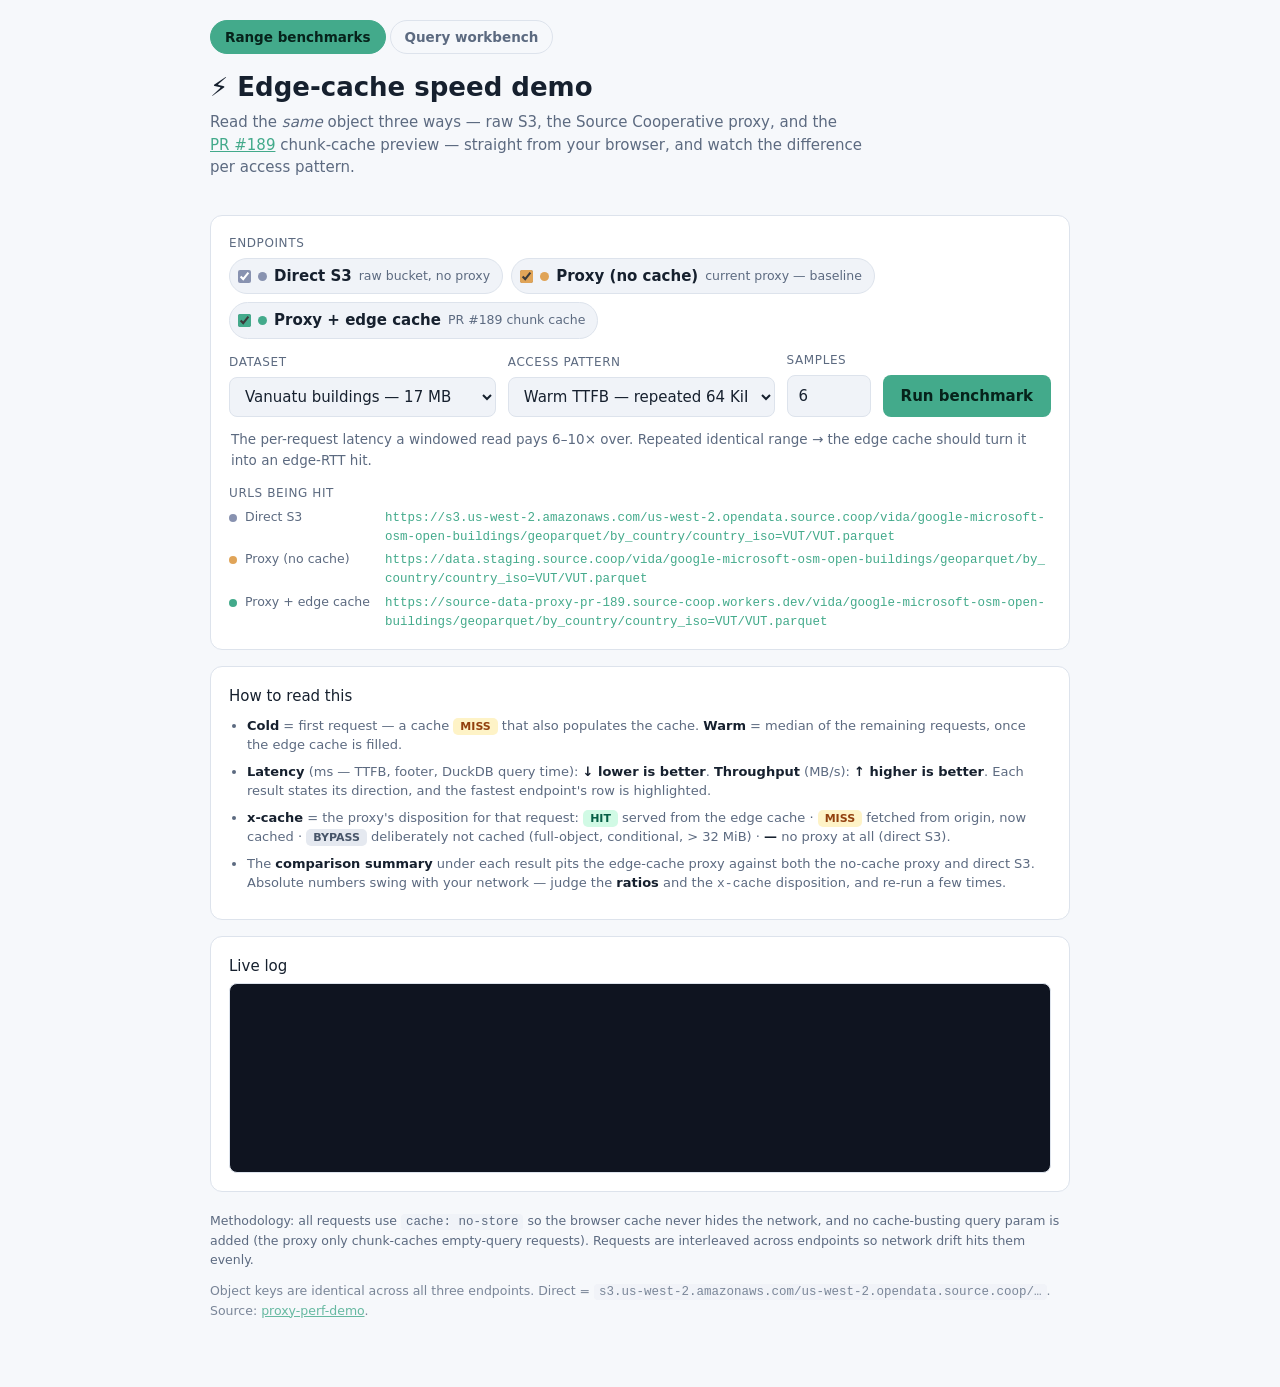
<file: index.html>
<!doctype html>
<html lang="en">
  <head>
    <meta charset="utf-8" />
    <meta name="viewport" content="width=device-width, initial-scale=1" />
    <title>Source Cooperative · edge-cache speed demo</title>
    <meta
      name="description"
      content="In-browser A/B of dataset read speed across direct S3, the Source Cooperative proxy, and the PR-189 chunk-cache preview."
    />
    <link rel="icon" href="data:image/svg+xml,<svg xmlns='http://www.w3.org/2000/svg' viewBox='0 0 16 16'><text y='14' font-size='14'>⚡</text></svg>" />
    <link rel="stylesheet" href="./style.css" />
  </head>
  <body>
    <header>
      <nav class="nav">
        <a href="./index.html" class="active">Range benchmarks</a>
        <a href="./workflow.html">Query workbench</a>
      </nav>
      <h1>⚡ Edge-cache speed demo</h1>
      <p class="sub">
        Read the <em>same</em> object three ways — raw S3, the Source Cooperative proxy, and the
        <a href="https://github.com/source-cooperative/data.source.coop/pull/189">PR&nbsp;#189</a>
        chunk-cache preview — straight from your browser, and watch the difference per access pattern.
      </p>
    </header>

    <main>
      <section class="panel">
        <div class="field">
          <label>Endpoints</label>
          <div id="endpoints" class="chips"></div>
        </div>

        <div class="grid">
          <div class="field">
            <label for="dataset">Dataset</label>
            <select id="dataset"></select>
          </div>
          <div class="field">
            <label for="scenario">Access pattern</label>
            <select id="scenario"></select>
          </div>
          <div class="field narrow">
            <label for="samples">Samples</label>
            <input id="samples" type="number" min="2" max="20" value="6" />
          </div>
          <div class="field narrow">
            <label>&nbsp;</label>
            <button id="run">Run benchmark</button>
          </div>
        </div>
        <p id="blurb" class="blurb"></p>
        <div class="field urls-field">
          <label>URLs being hit</label>
          <div id="urls" class="urls"></div>
        </div>
      </section>

      <section class="panel guide">
        <label>How to read this</label>
        <ul class="guide-list">
          <li>
            <b>Cold</b> = first request — a cache <span class="tag miss">MISS</span> that also
            populates the cache. <b>Warm</b> = median of the remaining requests, once the edge cache
            is filled.
          </li>
          <li>
            <b>Latency</b> (ms — TTFB, footer, DuckDB query time): <b>↓ lower is better</b>.
            <b>Throughput</b> (MB/s): <b>↑ higher is better</b>. Each result states its direction, and
            the fastest endpoint's row is highlighted.
          </li>
          <li>
            <b>x-cache</b> = the proxy's disposition for that request:
            <span class="tag hit">HIT</span> served from the edge cache ·
            <span class="tag miss">MISS</span> fetched from origin, now cached ·
            <span class="tag bypass">BYPASS</span> deliberately not cached (full-object,
            conditional, &gt; 32&nbsp;MiB) · <b>—</b> no proxy at all (direct S3).
          </li>
          <li>
            The <b>comparison summary</b> under each result pits the edge-cache proxy against both the
            no-cache proxy and direct S3. Absolute numbers swing with your network — judge the
            <b>ratios</b> and the <code>x-cache</code> disposition, and re-run a few times.
          </li>
        </ul>
      </section>

      <section id="results"></section>

      <section class="panel">
        <label>Live log</label>
        <div id="log" class="log"></div>
      </section>

      <footer>
        <p>
          Methodology: all requests use <code>cache: no-store</code> so the browser cache never hides
          the network, and no cache-busting query param is added (the proxy only chunk-caches
          empty-query requests). Requests are interleaved across endpoints so network drift hits them
          evenly.
        </p>
        <p class="thin">
          Object keys are identical across all three endpoints. Direct =
          <code>s3.us-west-2.amazonaws.com/us-west-2.opendata.source.coop/…</code>. Source:
          <a href="https://github.com/source-cooperative/proxy-perf-demo">proxy-perf-demo</a>.
        </p>
      </footer>
    </main>

    <script type="module" src="./src/app.js"></script>
  </body>
</html>
</file>
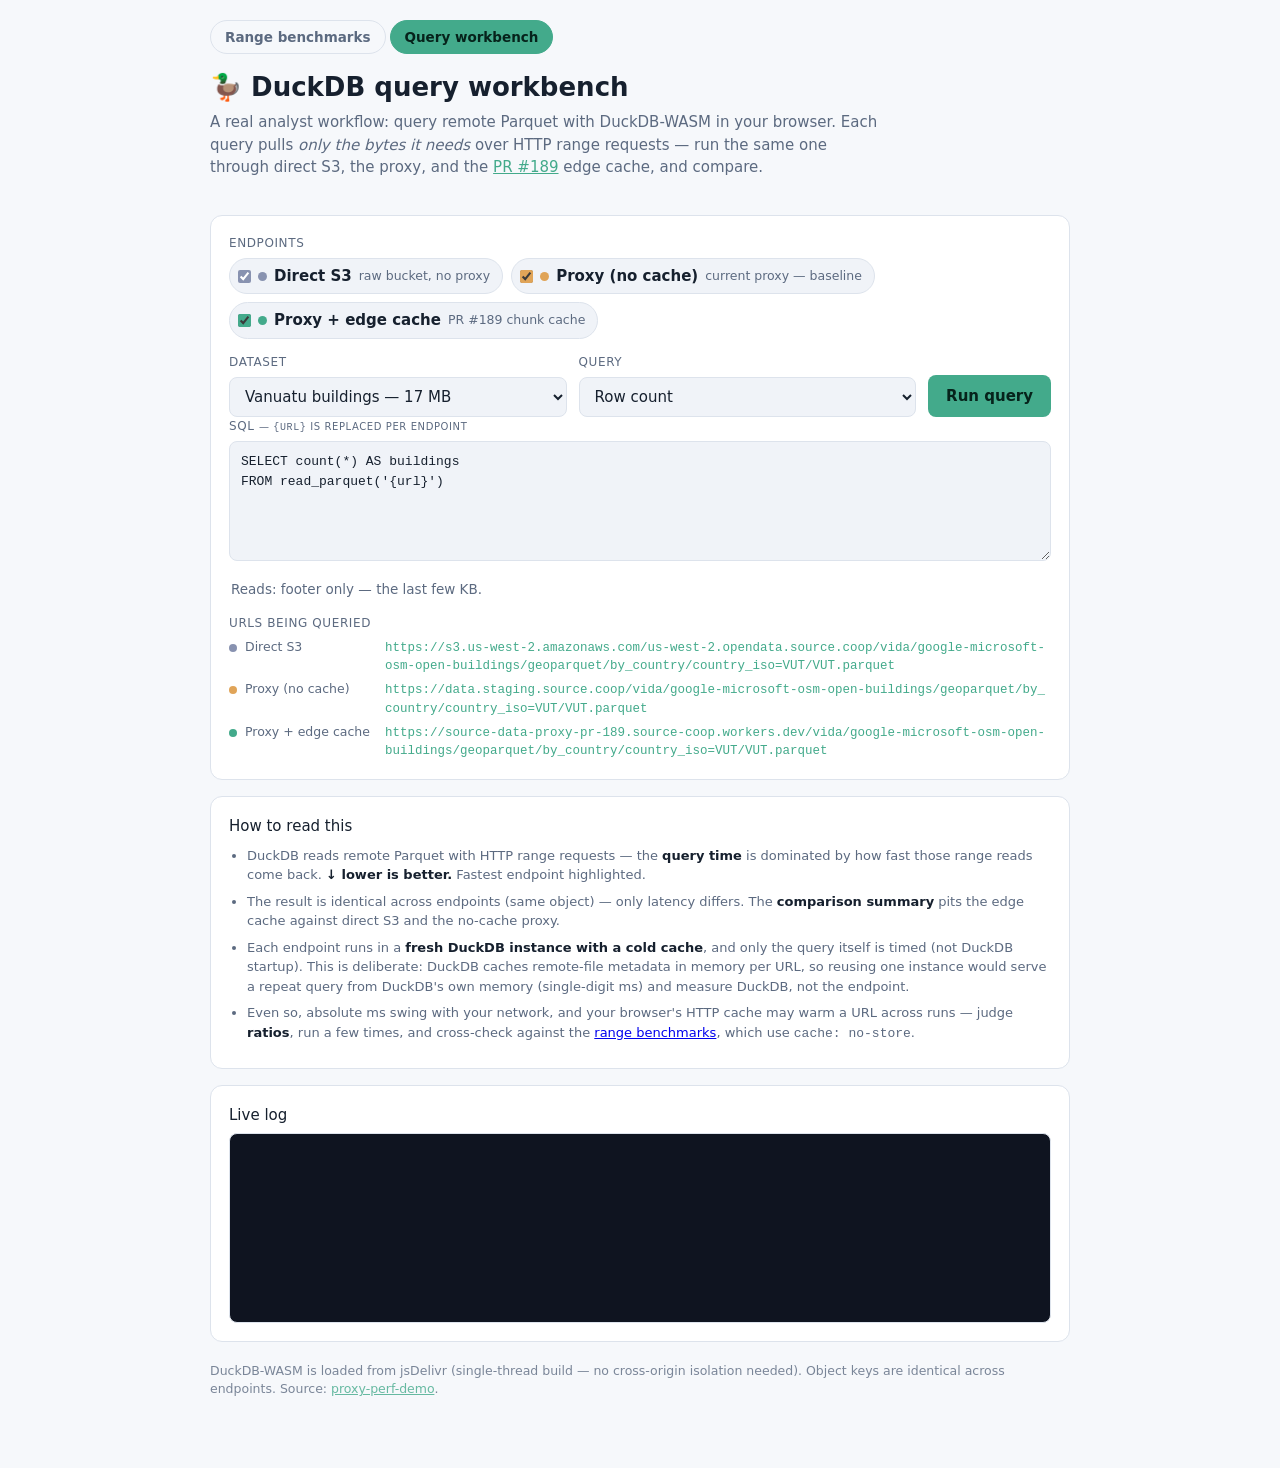
<file: workflow.html>
<!doctype html>
<html lang="en">
  <head>
    <meta charset="utf-8" />
    <meta name="viewport" content="width=device-width, initial-scale=1" />
    <title>Source Cooperative · DuckDB query workbench</title>
    <meta
      name="description"
      content="Run real DuckDB-WASM queries against remote Parquet through direct S3, the proxy, and the PR-189 edge cache — partial reads, side by side."
    />
    <link rel="icon" href="data:image/svg+xml,<svg xmlns='http://www.w3.org/2000/svg' viewBox='0 0 16 16'><text y='14' font-size='14'>🦆</text></svg>" />
    <link rel="stylesheet" href="./style.css" />
  </head>
  <body>
    <header>
      <nav class="nav">
        <a href="./index.html">Range benchmarks</a>
        <a href="./workflow.html" class="active">Query workbench</a>
      </nav>
      <h1>🦆 DuckDB query workbench</h1>
      <p class="sub">
        A real analyst workflow: query remote Parquet with DuckDB-WASM in your browser. Each query
        pulls <em>only the bytes it needs</em> over HTTP range requests — run the same one through
        direct S3, the proxy, and the
        <a href="https://github.com/source-cooperative/data.source.coop/pull/189">PR&nbsp;#189</a>
        edge cache, and compare.
      </p>
    </header>

    <main>
      <section class="panel">
        <div class="field">
          <label>Endpoints</label>
          <div id="endpoints" class="chips"></div>
        </div>
        <div class="grid">
          <div class="field">
            <label for="dataset">Dataset</label>
            <select id="dataset"></select>
          </div>
          <div class="field">
            <label for="preset">Query</label>
            <select id="preset"></select>
          </div>
          <div class="field narrow">
            <label>&nbsp;</label>
            <button id="run">Run query</button>
          </div>
        </div>
        <div class="field">
          <label for="sql">SQL <small class="muted">— <code>{url}</code> is replaced per endpoint</small></label>
          <textarea id="sql" rows="5" spellcheck="false"></textarea>
          <p id="reads" class="blurb"></p>
        </div>
        <div class="field urls-field">
          <label>URLs being queried</label>
          <div id="urls" class="urls"></div>
        </div>
      </section>

      <section class="panel guide">
        <label>How to read this</label>
        <ul class="guide-list">
          <li>
            DuckDB reads remote Parquet with HTTP range requests — the <b>query time</b> is dominated
            by how fast those range reads come back. <b>↓ lower is better.</b> Fastest endpoint highlighted.
          </li>
          <li>
            The result is identical across endpoints (same object) — only latency differs. The
            <b>comparison summary</b> pits the edge cache against direct S3 and the no-cache proxy.
          </li>
          <li>
            Each endpoint runs in a <b>fresh DuckDB instance with a cold cache</b>, and only the query
            itself is timed (not DuckDB startup). This is deliberate: DuckDB caches remote-file
            metadata in memory per URL, so reusing one instance would serve a repeat query from
            DuckDB's own memory (single-digit ms) and measure DuckDB, not the endpoint.
          </li>
          <li>
            Even so, absolute ms swing with your network, and your browser's HTTP cache may warm a URL
            across runs — judge <b>ratios</b>, run a few times, and cross-check against the
            <a href="./index.html">range benchmarks</a>, which use <code>cache: no-store</code>.
          </li>
        </ul>
      </section>

      <section id="results"></section>

      <section class="panel">
        <label>Live log</label>
        <div id="log" class="log"></div>
      </section>

      <footer>
        <p class="thin">
          DuckDB-WASM is loaded from jsDelivr (single-thread build — no cross-origin isolation needed).
          Object keys are identical across endpoints. Source:
          <a href="https://github.com/source-cooperative/proxy-perf-demo">proxy-perf-demo</a>.
        </p>
      </footer>
    </main>

    <script type="module" src="./src/workflow.js"></script>
  </body>
</html>
</file>
<file: style.css>
:root {
  --bg: #0f1420;
  --panel: #171d2b;
  --panel2: #1e2636;
  --ink: #e6ebf4;
  --muted: #8b97ad;
  --line: #2a3345;
  --accent: #43aa8b;
  --win: #1f2e2a;
  color-scheme: dark;
}
@media (prefers-color-scheme: light) {
  :root {
    --bg: #f6f8fb; --panel: #fff; --panel2: #f0f3f8; --ink: #16202e;
    --muted: #5c6a80; --line: #dde3ec; --win: #e8f6f0; color-scheme: light;
  }
}
* { box-sizing: border-box; }
body {
  margin: 0; background: var(--bg); color: var(--ink);
  font: 15px/1.5 system-ui, -apple-system, Segoe UI, Roboto, sans-serif;
}
header { padding: 20px 20px 8px; max-width: 900px; margin: 0 auto; }
.nav { display: flex; gap: 4px; margin-bottom: 14px; }
.nav a {
  padding: 6px 14px; border-radius: 999px; text-decoration: none; font-size: 13.5px;
  font-weight: 600; color: var(--muted); border: 1px solid var(--line);
}
.nav a.active { background: var(--accent); color: #06231b; border-color: var(--accent); }
.nav a:not(.active):hover { color: var(--ink); border-color: var(--muted); }
textarea {
  background: var(--panel2); color: var(--ink); border: 1px solid var(--line); border-radius: 8px;
  padding: 10px 11px; font: 13px/1.5 ui-monospace, Menlo, monospace; width: 100%; resize: vertical;
}
textarea:disabled { opacity: .5; }
h1 { margin: 0 0 4px; font-size: 26px; }
.sub { color: var(--muted); margin: 0; max-width: 70ch; }
.sub a, footer a { color: var(--accent); }
main { max-width: 900px; margin: 0 auto; padding: 12px 20px 60px; }
.panel {
  background: var(--panel); border: 1px solid var(--line); border-radius: 12px;
  padding: 18px; margin: 16px 0;
}
.field { margin-bottom: 12px; }
.field > label {
  display: block; font-size: 12px; text-transform: uppercase; letter-spacing: .05em;
  color: var(--muted); margin-bottom: 6px;
}
.grid { display: flex; flex-wrap: wrap; gap: 12px; align-items: end; }
.grid .field { flex: 1 1 200px; margin-bottom: 0; }
.grid .narrow { flex: 0 0 auto; }
select, input, button {
  background: var(--panel2); color: var(--ink); border: 1px solid var(--line);
  border-radius: 8px; padding: 9px 11px; font: inherit; width: 100%;
}
input#samples { width: 84px; }
button {
  background: var(--accent); color: #06231b; border: none; font-weight: 700;
  cursor: pointer; white-space: nowrap; padding: 10px 18px;
}
button:hover { filter: brightness(1.08); }
button.stop { background: #d1495b; color: #fff; }
button:disabled { opacity: .5; cursor: default; }

.chips { display: flex; flex-wrap: wrap; gap: 8px; }
.chip {
  display: inline-flex; align-items: center; gap: 7px; cursor: pointer;
  background: var(--panel2); border: 1px solid var(--line); border-radius: 999px;
  padding: 6px 12px 6px 8px;
}
.chip input { width: auto; margin: 0; accent-color: var(--c); }
.chip .dot { width: 9px; height: 9px; border-radius: 50%; background: var(--c); }
.chip small { color: var(--muted); }

.blurb { color: var(--muted); margin: 12px 2px 0; font-size: 13.5px; min-height: 1.4em; }

.card {
  background: var(--panel); border: 1px solid var(--line); border-radius: 12px;
  padding: 16px 18px; margin: 0 0 16px;
}
.card h3 { margin: 0 0 12px; font-size: 16px; }
table { width: 100%; border-collapse: collapse; }
th, td { text-align: left; padding: 8px 10px; border-bottom: 1px solid var(--line); vertical-align: middle; }
th { font-size: 11px; text-transform: uppercase; letter-spacing: .05em; color: var(--muted); font-weight: 600; }
td .dot { display: inline-block; width: 9px; height: 9px; border-radius: 50%; vertical-align: middle; }
.barcol { width: 42%; }
tr.win td { background: var(--win); }
tr.win td:first-child { border-left: 3px solid var(--accent); }
.bar { background: var(--panel2); border-radius: 6px; height: 20px; overflow: hidden; }
.bar span { display: block; height: 100%; border-radius: 6px; transition: width .3s ease; }
.err { color: #d1495b; }
.muted { color: var(--muted); }

.tag { font-size: 11px; font-weight: 700; padding: 2px 7px; border-radius: 5px; }
.tag.hit { background: #16402f; color: #6ee7b7; }
.tag.miss { background: #3a3320; color: #fcd34d; }
.tag.bypass { background: #2a2f3d; color: #a5b4cf; }
@media (prefers-color-scheme: light) {
  .tag.hit { background: #d1fae5; color: #065f46; }
  .tag.miss { background: #fef3c7; color: #92400e; }
  .tag.bypass { background: #e5e9f0; color: #475569; }
}

/* URLs being hit (control panel) */
.urls-field { margin-top: 14px; margin-bottom: 0; }
.urls { display: flex; flex-direction: column; gap: 4px; }
.urlrow { display: flex; align-items: baseline; gap: 8px; font-size: 12.5px; }
.urlrow.off { opacity: .38; }
.urlrow .dot { width: 8px; height: 8px; border-radius: 50%; flex: none; transform: translateY(1px); }
.urlrow .urllabel { color: var(--muted); flex: none; min-width: 132px; }
.url, .rowurl {
  font-family: ui-monospace, Menlo, monospace; color: var(--accent);
  text-decoration: none; word-break: break-all;
}
.url:hover, .rowurl:hover { text-decoration: underline; }
.rowurl { display: block; font-size: 11px; margin-top: 2px; opacity: .85; }

.metricnote { margin: -4px 0 12px; font-size: 12.5px; color: var(--ink); }

/* How-to-read legend */
.guide-list { margin: 8px 0 0; padding-left: 18px; color: var(--muted); font-size: 13px; }
.guide-list li { margin-bottom: 7px; }
.guide-list b { color: var(--ink); }

.callout {
  margin: 14px 0 0; padding: 10px 12px; background: var(--panel2); border-radius: 8px; font-size: 14px;
}
.callout-h { font-size: 12px; text-transform: uppercase; letter-spacing: .05em; color: var(--muted); margin-bottom: 6px; }
.callout-row { display: flex; justify-content: space-between; padding: 3px 0; border-top: 1px solid var(--line); }
.callout-row:first-of-type { border-top: none; }
.callout-row .good { color: var(--accent); }
.callout-row .bad { color: #e0a458; }
.callout small { display: block; margin-top: 6px; }

.log {
  background: #0b0f18; color: #cdd6e6; border: 1px solid var(--line); border-radius: 8px;
  padding: 10px 12px; height: 190px; overflow: auto; font: 12.5px/1.5 ui-monospace, Menlo, monospace;
  white-space: pre-wrap; margin-top: 6px;
}
@media (prefers-color-scheme: light) { .log { background: #0f1420; color: #cdd6e6; } }

/* Query result table */
.resulthdr { margin: 14px 0 6px; font-size: 12px; text-transform: uppercase; letter-spacing: .05em; color: var(--muted); }
.resultscroll { overflow-x: auto; border: 1px solid var(--line); border-radius: 8px; }
table.result { font: 12.5px/1.4 ui-monospace, Menlo, monospace; min-width: 100%; }
table.result th { position: sticky; top: 0; background: var(--panel2); white-space: nowrap; }
table.result td { white-space: nowrap; max-width: 320px; overflow: hidden; text-overflow: ellipsis; }
.sqldetail { margin-top: 12px; }
.sqldetail summary { cursor: pointer; color: var(--muted); font-size: 13px; }
.sqldetail pre {
  background: #0b0f18; color: #cdd6e6; border-radius: 8px; padding: 10px 12px; overflow-x: auto;
  font: 12.5px/1.5 ui-monospace, Menlo, monospace; margin: 8px 0 0;
}
@media (prefers-color-scheme: light) { .sqldetail pre { background: #0f1420; } }

footer { color: var(--muted); font-size: 12.5px; margin-top: 20px; }
footer code { background: var(--panel2); padding: 1px 5px; border-radius: 4px; }
footer .thin { opacity: .8; }
</file>
